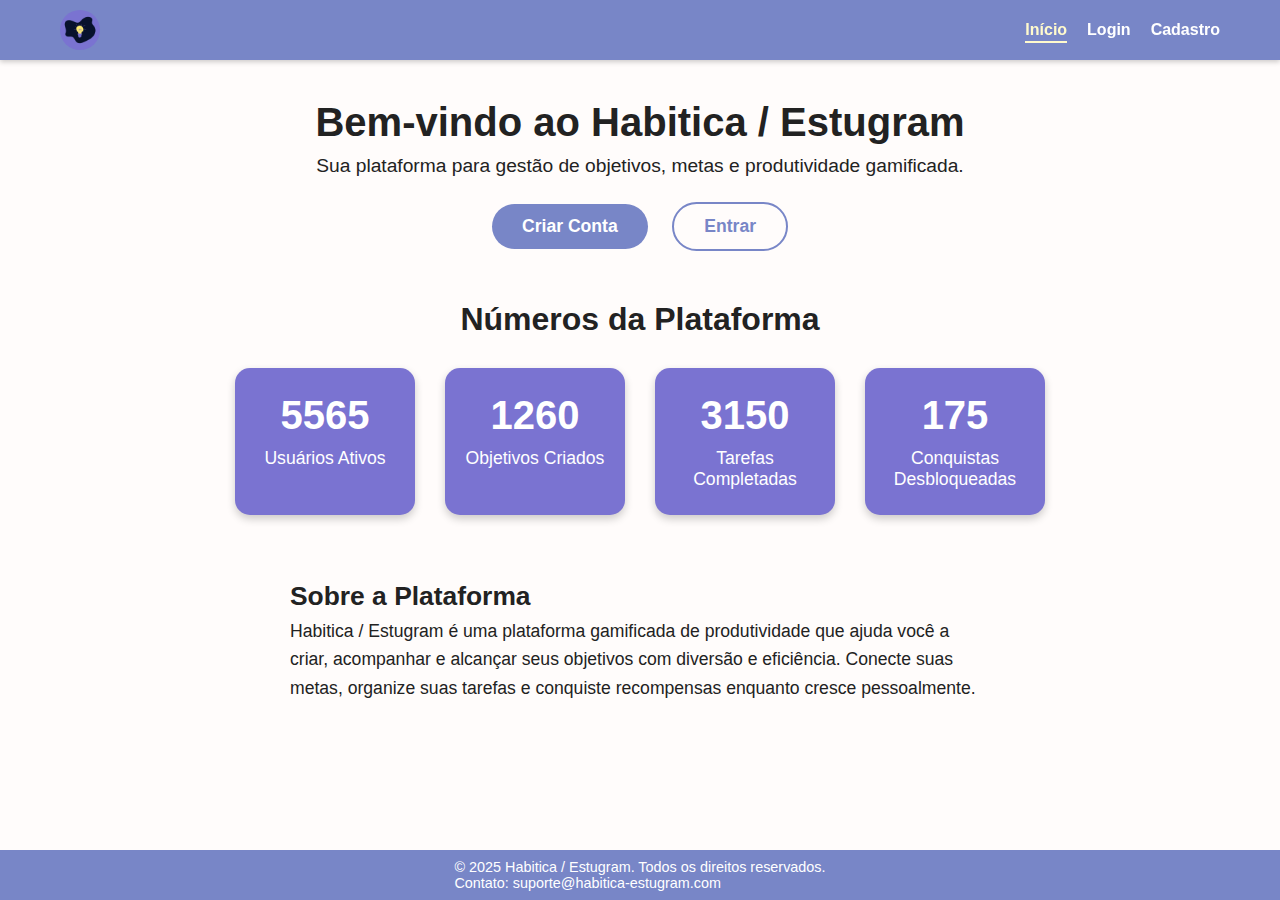
<file: PROJETO/index.html>
<!-- index.html -->
<!DOCTYPE html>
<html lang="pt-BR">
<head>
    <meta charset="UTF-8" />
    <meta name="viewport" content="width=device-width, initial-scale=1" />
    <title>Planify</title>
    <link rel="icon" href="img/favicon.ico" type="image/x-icon" />
    <link rel="stylesheet" href="css/style.css" />
</head>
<body class="light-theme">

    <!-- Navbar topo fixo -->
    <header class="navbar">
        <div class="navbar-container">
            <a href="index.html" class="logo" title="Habitica / Estugram">
                <div class="logo-circle">
                    <img src="img/logo.png" alt="Logo" class="logo-img" />
                </div>
            </a>
            <nav class="nav-links">
                <a href="index.html" class="nav-link active">Início</a>
                <a href="login.html" class="nav-link">Login</a>
                <a href="cadastro.html" class="nav-link">Cadastro</a>
            </nav>
        </div>
    </header>

    <!-- Conteúdo principal -->
    <main class="main-content">
        <section class="hero">
            <h1>Bem-vindo ao Habitica / Estugram</h1>
            <p>Sua plataforma para gestão de objetivos, metas e produtividade gamificada.</p>
            <div class="hero-buttons">
                <a href="cadastro.html" class="btn btn-primary">Criar Conta</a>
                <a href="login.html" class="btn btn-secondary">Entrar</a>
            </div>
        </section>

        <section class="stats">
            <h2>Números da Plataforma</h2>
            <div class="stats-grid">
                <div class="stat-item">
                    <div class="stat-number" data-target="23847">0</div>
                    <div class="stat-label">Usuários Ativos</div>
                </div>
                <div class="stat-item">
                    <div class="stat-number" data-target="5284">0</div>
                    <div class="stat-label">Objetivos Criados</div>
                </div>
                <div class="stat-item">
                    <div class="stat-number" data-target="13475">0</div>
                    <div class="stat-label">Tarefas Completadas</div>
                </div>
                <div class="stat-item">
                    <div class="stat-number" data-target="678">0</div>
                    <div class="stat-label">Conquistas Desbloqueadas</div>
                </div>
            </div>
        </section>

        <section class="about">
            <h2>Sobre a Plataforma</h2>
            <p>
                Habitica / Estugram é uma plataforma gamificada de produtividade que ajuda você a criar, acompanhar e alcançar seus objetivos com diversão e eficiência.
                Conecte suas metas, organize suas tarefas e conquiste recompensas enquanto cresce pessoalmente.
            </p>
        </section>
    </main>

    <!-- Rodapé -->
    <footer class="footer">
        <div class="footer-container">
            <p>© 2025 Habitica / Estugram. Todos os direitos reservados.</p>
            <p>Contato: suporte@habitica-estugram.com</p>
        </div>
    </footer>

    <script src="js/countup.js"></script>
    <script src="js/main.js"></script>
</body>
</html>
</file>
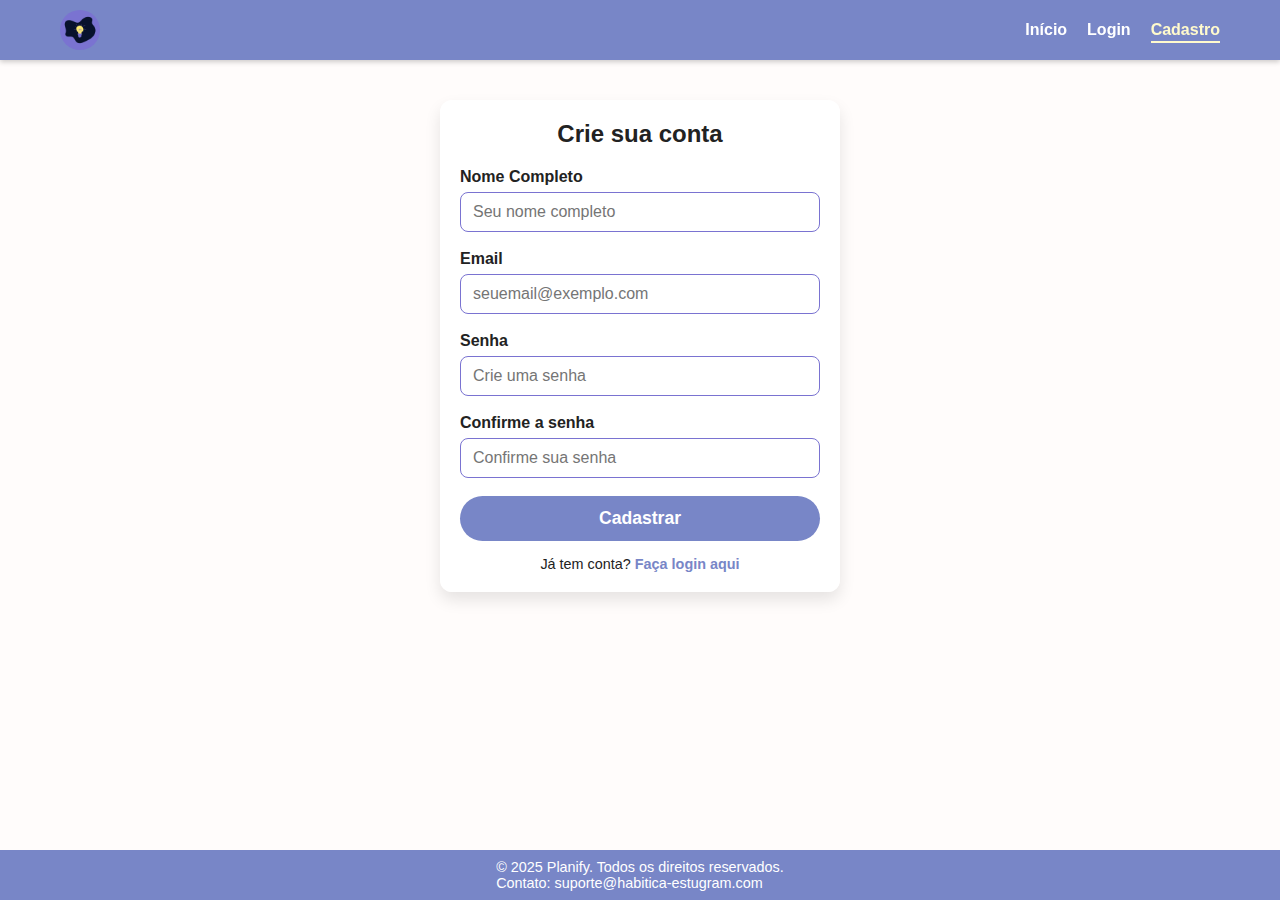
<file: PROJETO/cadastro.html>
<!DOCTYPE html>
<html lang="pt-BR">
<head>
    <meta charset="UTF-8" />
    <meta name="viewport" content="width=device-width, initial-scale=1" />
    <title>Cadastro - Habitica / Estugram</title>
    <link rel="icon" href="img/favicon.ico" type="image/x-icon" />
    <link rel="stylesheet" href="css/style.css" />
    <link rel="stylesheet" href="css/forms.css" />
</head>
<body class="light-theme">

    <!-- Navbar topo fixo -->
    <header class="navbar">
        <div class="navbar-container">
            <a href="index.html" class="logo" title="Habitica / Estugram">
                <div class="logo-circle">
                    <img src="img/logo.png" alt="Logo" class="logo-img" />
                </div>
            </a>
            <nav class="nav-links">
                <a href="index.html" class="nav-link">Início</a>
                <a href="login.html" class="nav-link">Login</a>
                <a href="cadastro.html" class="nav-link active">Cadastro</a>
            </nav>
        </div>
    </header>

    <!-- Conteúdo principal -->
    <main class="main-content form-main">
        <section class="form-container">
            <h2>Crie sua conta</h2>
            <form id="cadastroForm" action="#" method="post">
                <label for="nome">Nome Completo</label>
                <input type="text" id="nome" name="nome" required placeholder="Seu nome completo" />

                <label for="email">Email</label>
                <input type="email" id="email" name="email" required placeholder="seuemail@exemplo.com" />

                <label for="senha">Senha</label>
                <input type="password" id="senha" name="senha" required placeholder="Crie uma senha" />

                <label for="senhaConfirma">Confirme a senha</label>
                <input type="password" id="senhaConfirma" name="senhaConfirma" required placeholder="Confirme sua senha" />

                <button type="submit" class="btn btn-primary">Cadastrar</button>
            </form>
            <p class="form-footer-text">
                Já tem conta? <a href="login.html">Faça login aqui</a>
            </p>
        </section>
    </main>

    <!-- Rodapé -->
    <footer class="footer">
        <div class="footer-container">
            <p>© 2025 Planify. Todos os direitos reservados.</p>
            <p>Contato: suporte@habitica-estugram.com</p>
        </div>
    </footer>

    <script src="js/main.js"></script>
</body>
</html>
</file>
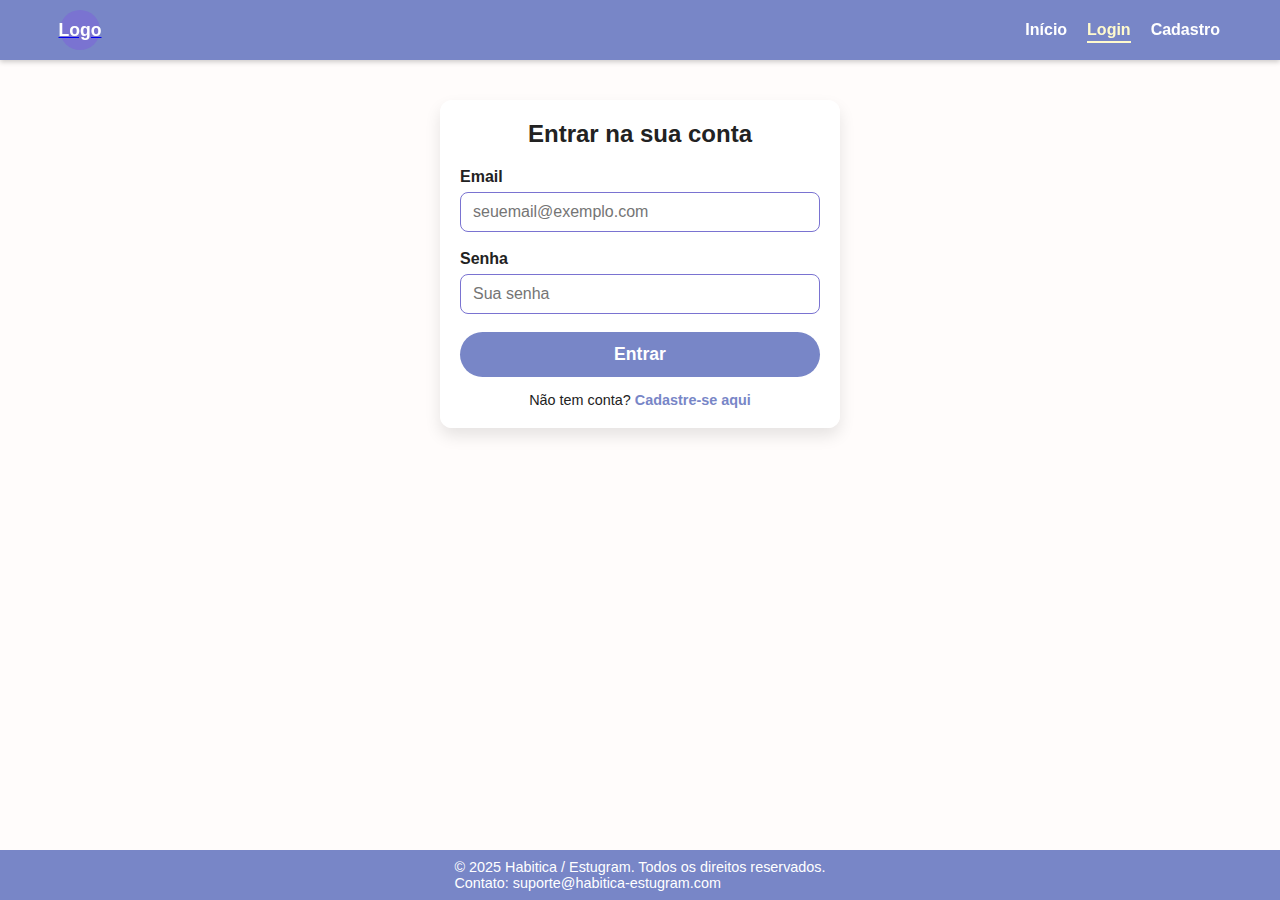
<file: PROJETO/conquistas.html>
<!DOCTYPE html>
<html lang="pt-BR">
<head>
  <meta charset="UTF-8" />
  <meta name="viewport" content="width=device-width, initial-scale=1" />
  <title>Conquistas - Habitica / Estugram</title>
  <link rel="icon" href="img/favicon.ico" type="image/x-icon" />
  <link rel="stylesheet" href="css/style.css" />
  <link rel="stylesheet" href="css/conquistas.css" />
</head>
<body class="light-theme">

  <!-- Navbar topo fixo -->
  <header class="navbar">
    <div class="navbar-container">
      <a href="index.html" class="logo" title="Habitica / Estugram">
        <div class="logo-circle">
          <img src="img/logo.png" alt="Logo" class="logo-img" />
        </div>
      </a>
      <nav class="nav-links">
        <a href="dashboard.html" class="nav-link">Dashboard</a>
        <a href="objetivos.html" class="nav-link">Objetivos</a>
        <a href="materiais.html" class="nav-link">Materiais</a>
        <a href="tarefas.html" class="nav-link">Tarefas</a>
        <a href="perfil.html" class="nav-link">Perfil</a>
        <a href="conquistas.html" class="nav-link active">Conquistas</a>
        <a href="notificacoes.html" class="nav-link">Notificações</a>
        <a href="historico.html" class="nav-link">Histórico</a>
      </nav>
    </div>
  </header>

  <!-- Conteúdo principal -->
  <main class="main-content conquistas-main">
    <h1>Conquistas e Recompensas</h1>
    <section class="conquistas-lista">
      <article class="conquista-card">
        <div class="icone-conquista">🏆</div>
        <div class="conquista-info">
          <h3>Primeiro Objetivo</h3>
          <p>Concluído o primeiro objetivo.</p>
          <small>Conquistado em 10/07/2025</small>
        </div>
      </article>

      <article class="conquista-card">
        <div class="icone-conquista">🎯</div>
        <div class="conquista-info">
          <h3>Meta Alcançada</h3>
          <p>Meta cumprida dentro do prazo.</p>
          <small>Conquistado em 15/07/2025</small>
        </div>
      </article>

      <article class="conquista-card vazio">
        <div class="icone-conquista">❔</div>
        <div class="conquista-info">
          <h3>Conquistas futuras</h3>
          <p>Você ainda não desbloqueou essa conquista.</p>
        </div>
      </article>
    </section>
  </main>

  <!-- Rodapé -->
  <footer class="footer">
    <div class="footer-container">
      <p>© 2025 Habitica / Estugram. Todos os direitos reservados.</p>
      <p>Contato: suporte@habitica-estugram.com</p>
    </div>
  </footer>

  <script src="js/main.js"></script>
  <script src="js/conquistas.js"></script>
</body>
</html>
</file>
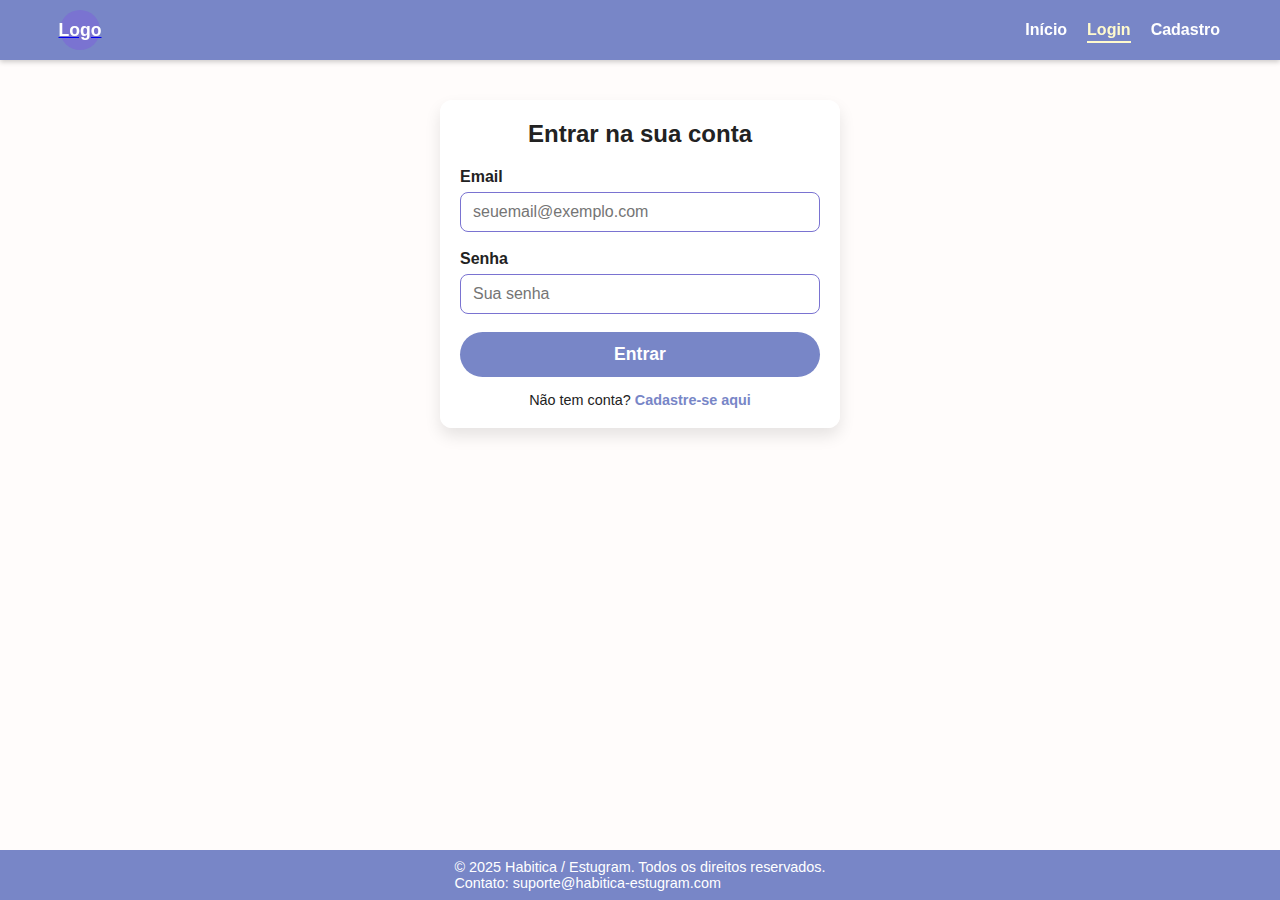
<file: PROJETO/dashboard.html>
<!DOCTYPE html>
<html lang="pt-BR">
<head>
    <meta charset="UTF-8" />
    <meta name="viewport" content="width=device-width, initial-scale=1" />
    <title>Planify</title>
    <link rel="icon" href="img/favicon.ico" type="image/x-icon" />
    <link rel="stylesheet" href="css/style.css" />
    <link rel="stylesheet" href="css/dashboard.css" />
</head>
<body class="light-theme">

    <!-- Navbar topo fixo -->
    <header class="navbar">
        <div class="navbar-container">
            <a href="index.html" class="logo" title="Habitica / Estugram">
                <div class="logo-circle">
                    <img src="img/logo.png" alt="Logo" class="logo-img" />
                </div>
            </a>
            <nav class="nav-links">
                <a href="dashboard.html" class="nav-link active">Dashboard</a>
                <a href="objetivos.html" class="nav-link">Objetivos</a>
                <a href="materiais.html" class="nav-link">Materiais</a>
                <a href="tarefas.html" class="nav-link">Tarefas</a>
                <a href="perfil.html" class="nav-link">Perfil</a>
                <a href="conquistas.html" class="nav-link">Conquistas</a>
                <a href="notificacoes.html" class="nav-link">Notificações</a>
                <a href="historico.html" class="nav-link">Histórico</a>
                <li><a href="#" onclick="logoutUser()">Sair</a></li>
            </nav>
        </div>
    </header>

    <!-- Conteúdo principal -->
    <main class="main-content dashboard-main">
        <section class="dashboard-welcome">
            <h1>Bem-vindo, Usuário!</h1>
            <p>Aqui está o resumo das suas atividades recentes:</p>
        </section>

        <section class="dashboard-summary-cards">
            <div class="card">
                <h3>Objetivos</h3>
                <p class="card-number">12</p>
                <p>Objetivos ativos</p>
            </div>
            <div class="card">
                <h3>Metas</h3>
                <p class="card-number">34</p>
                <p>Metas definidas</p>
            </div>
            <div class="card">
                <h3>Tarefas</h3>
                <p class="card-number">7</p>
                <p>Tarefas pendentes</p>
            </div>
            <div class="card">
                <h3>Conquistas</h3>
                <p class="card-number">5</p>
                <p>Conquistas desbloqueadas</p>
            </div>
        </section>

        <section class="dashboard-latest">
            <h2>Últimas atividades</h2>
            <ul class="activity-list">
                <li>Você completou a meta "Estudar matemática" em 25/07/2025</li>
                <li>Nova conquista desbloqueada: "Iniciante Produtivo"</li>
                <li>Você adicionou um novo objetivo: "Aprender React"</li>
                <li>Tarefa "Revisar inglês" foi concluída</li>
            </ul>
        </section>
    </main>

    <!-- Rodapé fixo -->
    <footer class="footer">
        <div class="footer-container">
            <p>© 2025 Habitica / Estugram. Todos os direitos reservados.</p>
            <p>Contato: suporte@habitica-estugram.com</p>
        </div>
    </footer>

    <script src="js/main.js"></script>
    <script src="js/dashboard.js"></script>
</body>
</html>
</file>
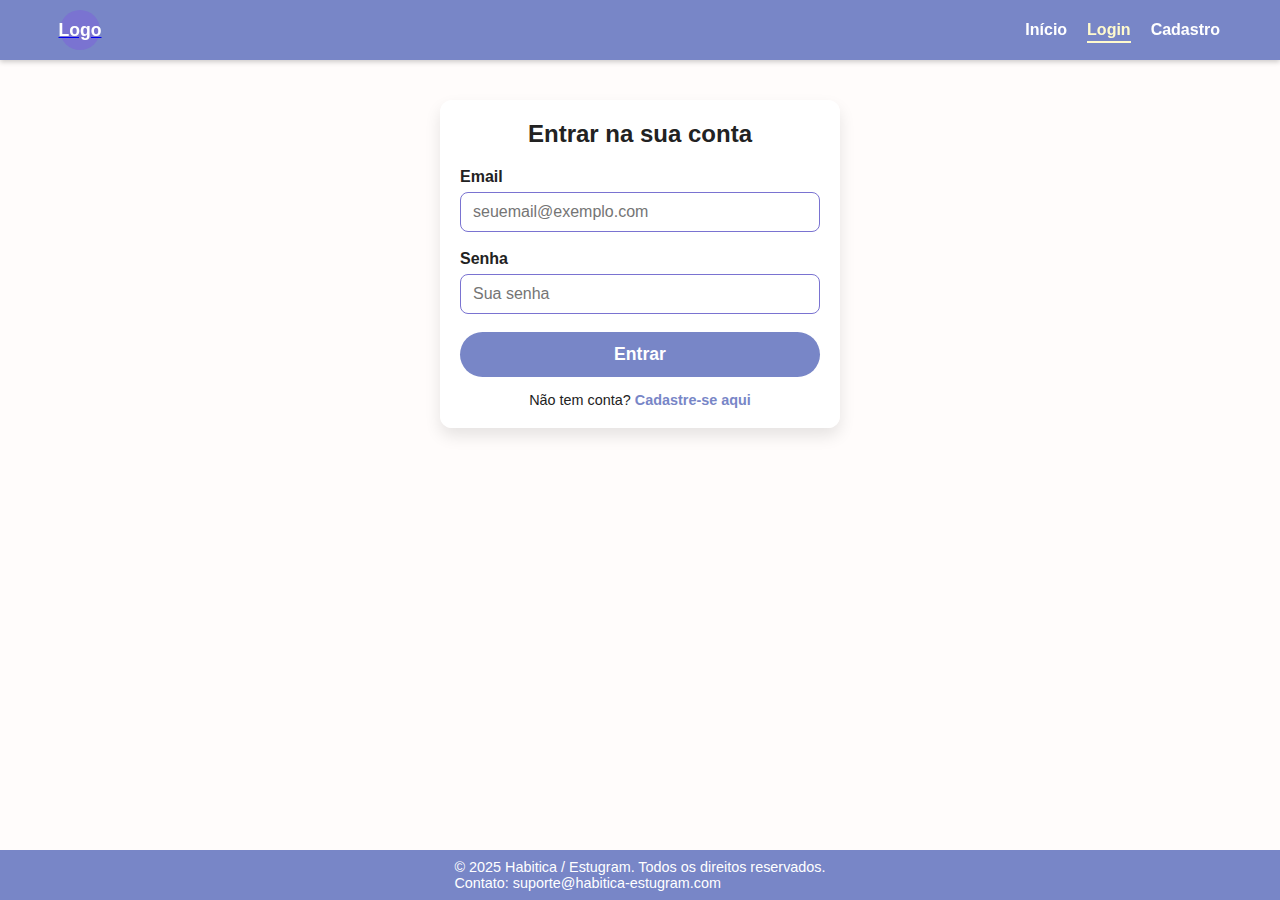
<file: PROJETO/historico.html>
<!DOCTYPE html>
<html lang="pt-BR">
<head>
  <meta charset="UTF-8" />
  <meta name="viewport" content="width=device-width, initial-scale=1" />
  <title>Histórico - Habitica / Estugram</title>
  <link rel="icon" href="img/favicon.ico" type="image/x-icon" />
  <link rel="stylesheet" href="css/style.css" />
  <link rel="stylesheet" href="css/historico.css" />
</head>
<body class="light-theme">

  <!-- Navbar topo fixo -->
  <header class="navbar">
    <div class="navbar-container">
      <a href="index.html" class="logo" title="Habitica / Estugram">
        <div class="logo-circle">
          <img src="img/logo.png" alt="Logo" class="logo-img" />
        </div>
      </a>
      <nav class="nav-links">
        <a href="dashboard.html" class="nav-link">Dashboard</a>
        <a href="objetivos.html" class="nav-link">Objetivos</a>
        <a href="materiais.html" class="nav-link">Materiais</a>
        <a href="tarefas.html" class="nav-link">Tarefas</a>
        <a href="perfil.html" class="nav-link">Perfil</a>
        <a href="conquistas.html" class="nav-link">Conquistas</a>
        <a href="notificacoes.html" class="nav-link">Notificações</a>
        <a href="historico.html" class="nav-link active">Histórico</a>
      </nav>
    </div>
  </header>

  <!-- Conteúdo principal -->
  <main class="main-content historico-main">
    <h1>Histórico de Alterações</h1>
    <section class="historico-lista">
      <article class="historico-item">
        <p><strong>15/07/2025 14:30:</strong> Usuário criou o objetivo "Aprender HTML".</p>
      </article>
      <article class="historico-item">
        <p><strong>16/07/2025 09:00:</strong> Meta "Estudar CSS" foi atualizada.</p>
      </article>
      <article class="historico-item">
        <p><strong>17/07/2025 08:00:</strong> Tarefa "Revisar JavaScript" foi concluída.</p>
      </article>
    </section>
  </main>

  <!-- Rodapé -->
  <footer class="footer">
    <div class="footer-container">
      <p>© 2025 Habitica / Estugram. Todos os direitos reservados.</p>
      <p>Contato: suporte@habitica-estugram.com</p>
    </div>
  </footer>

  <script src="js/main.js"></script>
  <script src="js/historico.js"></script>
</body>
</html>
</file>
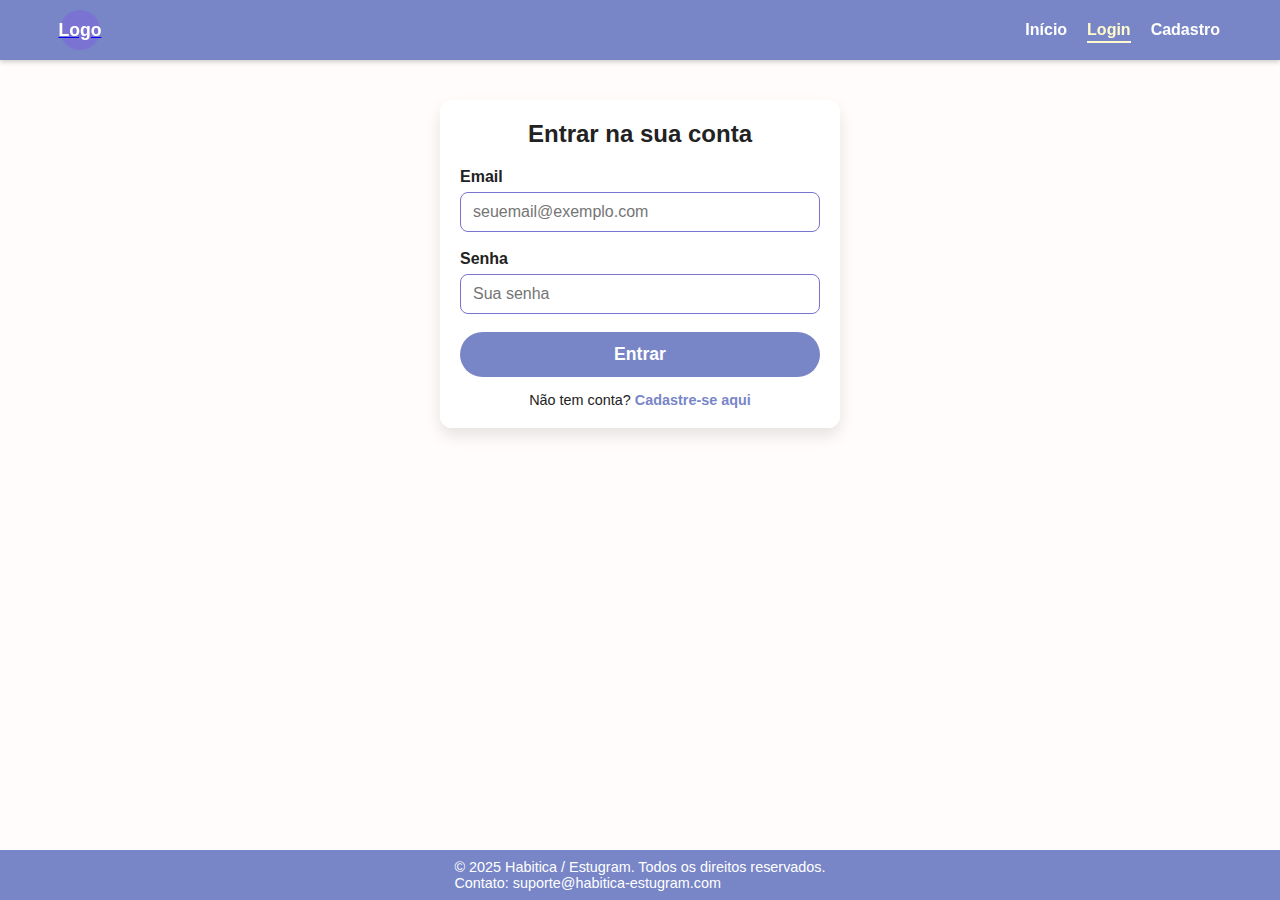
<file: PROJETO/login.html>
<!DOCTYPE html>
<html lang="pt-BR">
<head>
    <meta charset="UTF-8" />
    <meta name="viewport" content="width=device-width, initial-scale=1" />
    <title>Login - Habitica / Estugram</title>
    <link rel="icon" href="img/favicon.ico" type="image/x-icon" />
    <link rel="stylesheet" href="css/style.css" />
    <link rel="stylesheet" href="css/forms.css" />
</head>
<body class="light-theme">

    <!-- Navbar topo fixo -->
    <header class="navbar">
        <div class="navbar-container">
            <a href="index.html" class="logo" title="Habitica / Estugram">
                <div class="logo-circle">Logo</div>
            </a>
            <nav class="nav-links">
                <a href="index.html" class="nav-link">Início</a>
                <a href="login.html" class="nav-link active">Login</a>
                <a href="cadastro.html" class="nav-link">Cadastro</a>
            </nav>
        </div>
    </header>

    <!-- Conteúdo principal -->
    <main class="main-content form-main">
        <section class="form-container">
            <h2>Entrar na sua conta</h2>
            <form id="loginForm" action="#" method="post">
                <label for="email">Email</label>
                <input type="email" id="email" name="email" required placeholder="seuemail@exemplo.com" />

                <label for="senha">Senha</label>
                <input type="password" id="senha" name="senha" required placeholder="Sua senha" />

                <button type="submit" class="btn btn-primary">Entrar</button>
            </form>
            <p class="form-footer-text">
                Não tem conta? <a href="cadastro.html">Cadastre-se aqui</a>
            </p>
        </section>
    </main>

    <!-- Rodapé fixo -->
    <footer class="footer">
        <div class="footer-container">
            <p>© 2025 Habitica / Estugram. Todos os direitos reservados.</p>
            <p>Contato: suporte@habitica-estugram.com</p>
        </div>
    </footer>

    <script src="js/main.js"></script>
    <script>
    document.getElementById('loginForm').addEventListener('submit', function(e) {
        e.preventDefault(); // impede envio real
        loginUser(); // chama função do main.js
    });
    </script>
</script>
</body>
</html>
</file>
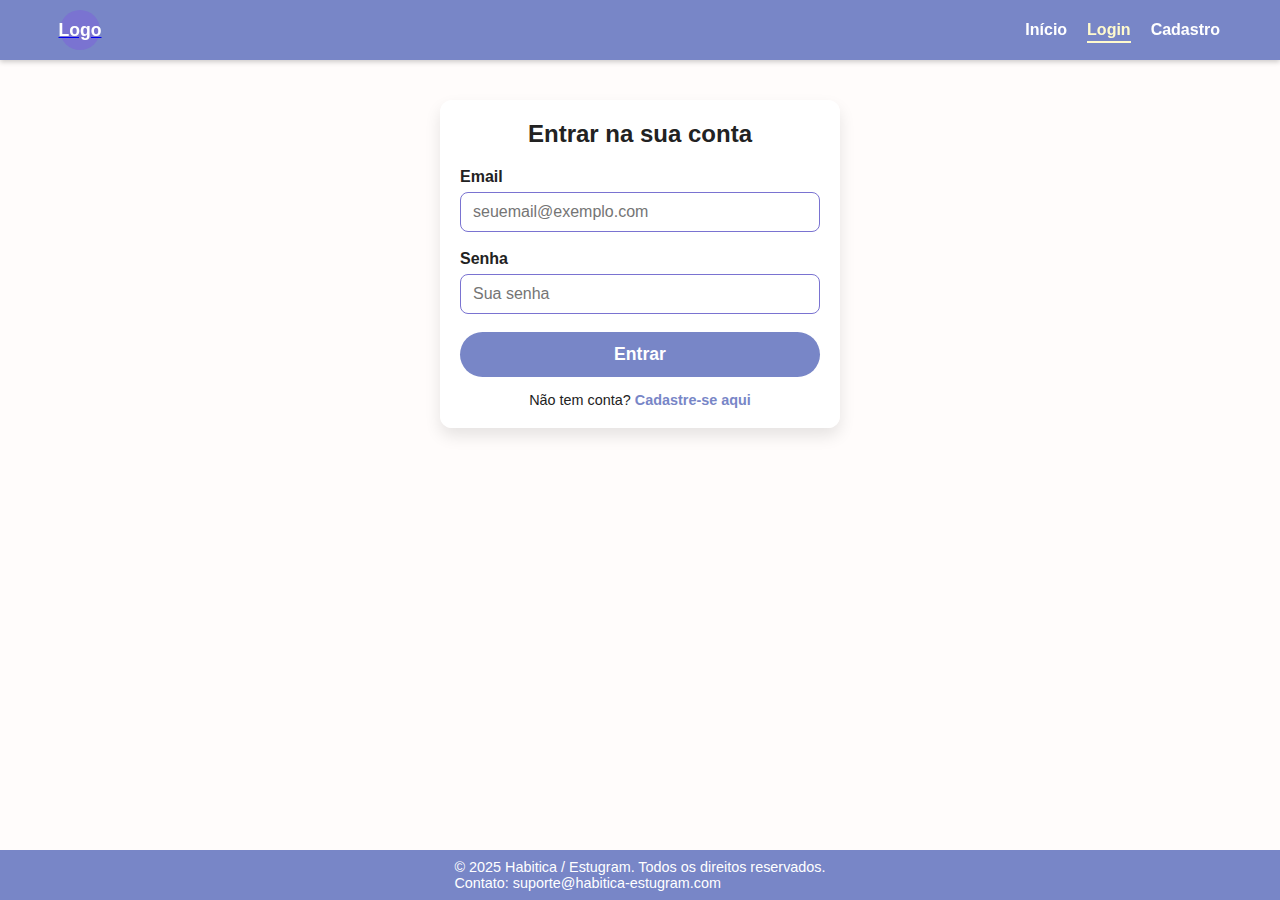
<file: PROJETO/materiais.html>
<!DOCTYPE html>
<html lang="pt-BR">
<head>
    <meta charset="UTF-8" />
    <meta name="viewport" content="width=device-width, initial-scale=1" />
    <title>Categorias e Materiais - Habitica / Estugram</title>
    <link rel="icon" href="img/favicon.ico" type="image/x-icon" />
    <link rel="stylesheet" href="css/style.css" />
    <link rel="stylesheet" href="css/materiais.css" />
</head>
<body class="light-theme">

    <!-- Navbar topo fixo -->
    <header class="navbar">
        <div class="navbar-container">
            <a href="index.html" class="logo" title="Habitica / Estugram">
                <div class="logo-circle">Logo</div>
            </a>
            <nav class="nav-links">
                <a href="dashboard.html" class="nav-link">Dashboard</a>
                <a href="objetivos.html" class="nav-link">Objetivos</a>
                <a href="materiais.html" class="nav-link active">Materiais</a>
                <a href="tarefas.html" class="nav-link">Tarefas</a>
                <a href="perfil.html" class="nav-link">Perfil</a>
                <a href="conquistas.html" class="nav-link">Conquistas</a>
                <a href="notificacoes.html" class="nav-link">Notificações</a>
                <a href="historico.html" class="nav-link">Histórico</a>
            </nav>
        </div>
    </header>

    <!-- Conteúdo principal -->
    <main class="main-content materiais-main">
        <section class="materiais-header">
            <h1>Categorias e Materiais</h1>
            <button id="btnAddCategoria" class="btn-primary">+ Nova Categoria</button>
        </section>

        <section class="categorias-lista">
            <ul id="listaCategorias">
            </ul>
        </section>

        <div id="modalCategoria" class="modal hidden">
            <div class="modal-content">
                <span id="closeModalCategoria" class="close">&times;</span>
                <h2>Adicionar Nova Categoria</h2>
                <form id="formCategoria">
                    <label for="nomeCategoria">Nome da Categoria:</label>
                    <input type="text" id="nomeCategoria" name="nomeCategoria" required maxlength="50" />
                    <button type="submit" class="btn-primary">Salvar Categoria</button>
                </form>
            </div>
        </div>

        <div id="modalMaterial" class="modal hidden">
            <div class="modal-content">
                <span id="closeModalMaterial" class="close">&times;</span>
                <h2>Adicionar Material à Categoria</h2>
                <form id="formMaterial">
                    <label for="categoriaSelect">Categoria:</label>
                    <select id="categoriaSelect" name="categoriaSelect" required>
                        
                    </select>
                    <label for="nomeMaterial">Nome do Material:</label>
                    <input type="text" id="nomeMaterial" name="nomeMaterial" required maxlength="50" />
                    <button type="submit" class="btn-primary">Salvar Material</button>
                </form>
            </div>
        </div>

        <button id="btnAddMaterial" class="btn-primary" style="margin-top:20px;">+ Novo Material</button>
    </main>

    <!-- Rodapé -->
    <footer class="footer">
        <div class="footer-container">
            <p>© 2025 Habitica / Estugram. Todos os direitos reservados.</p>
            <p>Contato: suporte@habitica-estugram.com</p>
        </div>
    </footer>

    <script src="js/main.js"></script>
    <script src="js/materiais.js"></script>
</body>
</html>
</file>
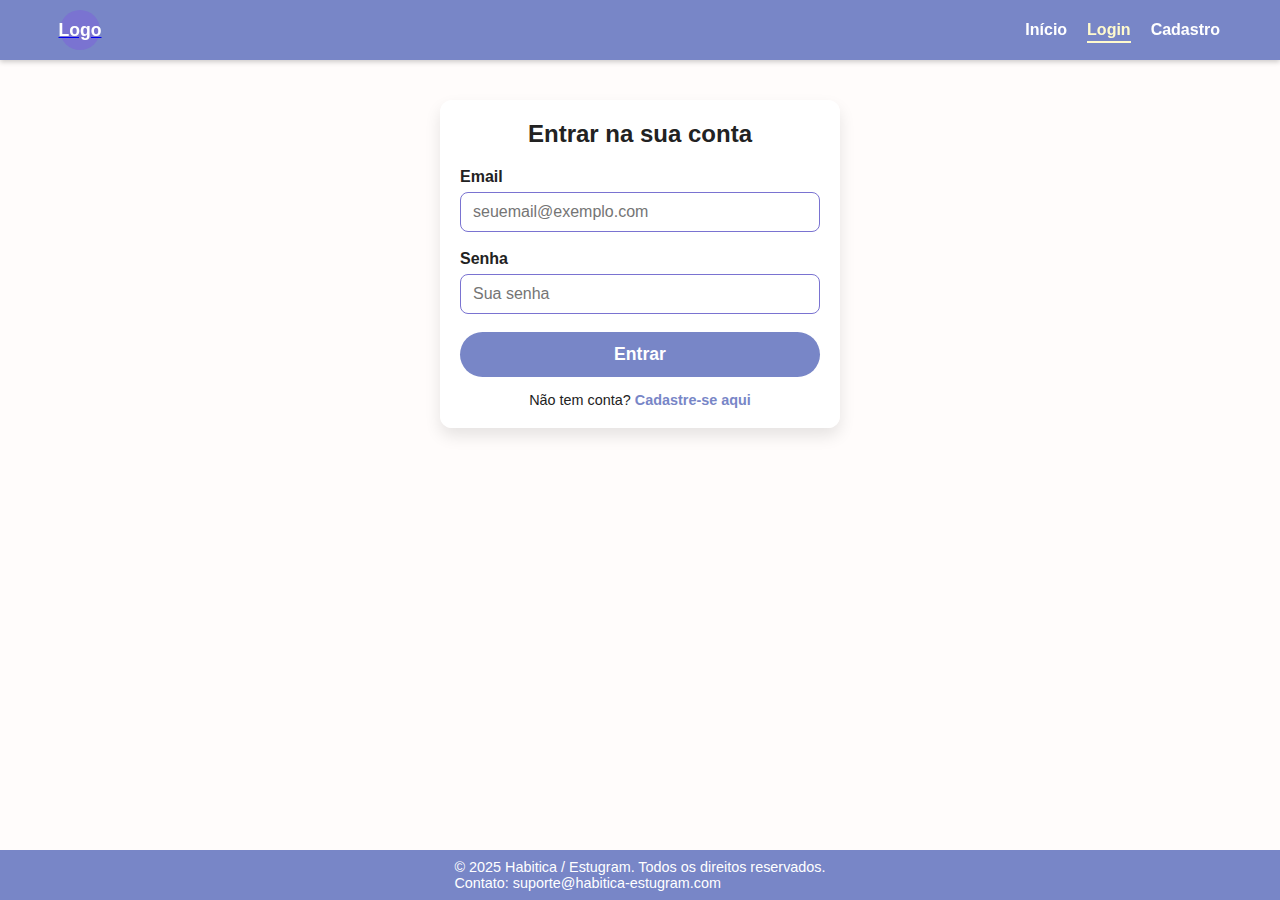
<file: PROJETO/notificacoes.html>
<!DOCTYPE html>
<html lang="pt-BR">
<head>
  <meta charset="UTF-8" />
  <meta name="viewport" content="width=device-width, initial-scale=1" />
  <title>Notificações - Habitica / Estugram</title>
  <link rel="icon" href="img/favicon.ico" type="image/x-icon" />
  <link rel="stylesheet" href="css/style.css" />
  <link rel="stylesheet" href="css/notificacoes.css" />
</head>
<body class="light-theme">

  <!-- Navbar topo fixo -->
  <header class="navbar">
    <div class="navbar-container">
      <a href="index.html" class="logo" title="Habitica / Estugram">
        <div class="logo-circle">Logo</div>
      </a>
      <nav class="nav-links">
        <a href="dashboard.html" class="nav-link">Dashboard</a>
        <a href="objetivos.html" class="nav-link">Objetivos</a>
        <a href="materiais.html" class="nav-link">Materiais</a>
        <a href="tarefas.html" class="nav-link">Tarefas</a>
        <a href="perfil.html" class="nav-link">Perfil</a>
        <a href="conquistas.html" class="nav-link">Conquistas</a>
        <a href="notificacoes.html" class="nav-link active">Notificações</a>
        <a href="historico.html" class="nav-link">Histórico</a>
      </nav>
    </div>
  </header>

  <!-- Conteúdo principal -->
  <main class="main-content notificacoes-main">
    <h1>Notificações</h1>
    <section class="notificacoes-lista">
      
      <article class="notificacao-card lida">
        <p><strong>Sistema:</strong> Seu objetivo "Aprender HTML" foi concluído!</p>
        <time datetime="2025-07-15T14:30">15/07/2025 14:30</time>
      </article>
      <article class="notificacao-card nao-lida">
        <p><strong>Amigo:</strong> João comentou na sua meta "Estudar CSS".</p>
        <time datetime="2025-07-16T09:00">16/07/2025 09:00</time>
      </article>
      <article class="notificacao-card nao-lida">
        <p><strong>Sistema:</strong> Nova atualização disponível!</p>
        <time datetime="2025-07-17T08:00">17/07/2025 08:00</time>
      </article>
    </section>
  </main>

  <!-- Rodapé -->
  <footer class="footer">
    <div class="footer-container">
      <p>© 2025 Habitica / Estugram. Todos os direitos reservados.</p>
      <p>Contato: suporte@habitica-estugram.com</p>
    </div>
  </footer>

  <script src="js/main.js"></script>
  <script src="js/notificacoes.js"></script>
</body>
</html>
</file>
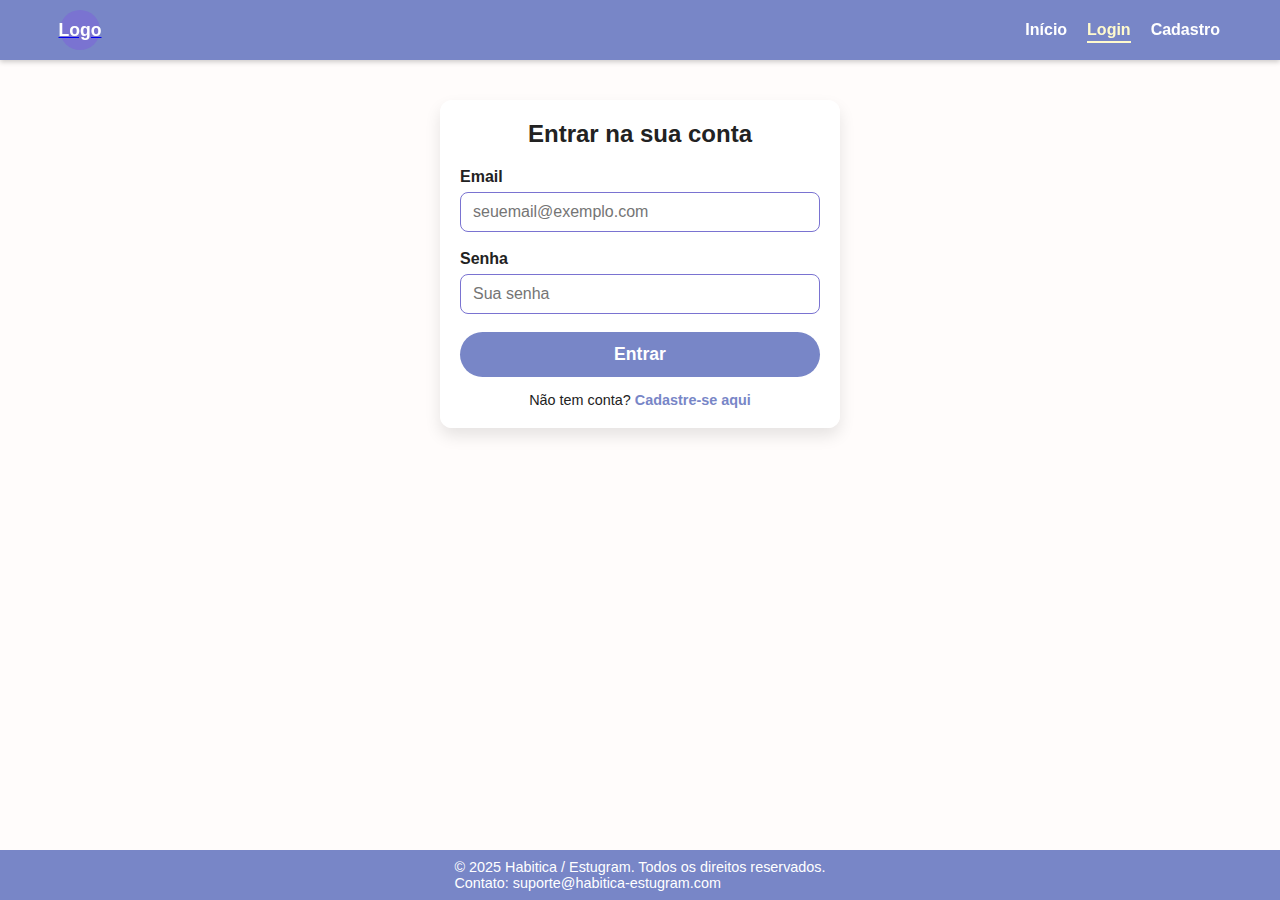
<file: PROJETO/objetivos.html>
<!DOCTYPE html>
<html lang="pt-BR">
<head>
    <meta charset="UTF-8" />
    <meta name="viewport" content="width=device-width, initial-scale=1" />
    <title>Objetivos & Metas - Habitica / Estugram</title>
    <link rel="icon" href="img/favicon.ico" type="image/x-icon" />
    <link rel="stylesheet" href="css/style.css" />
    <link rel="stylesheet" href="css/objetivos.css" />
</head>
<body class="light-theme">

    <!-- Navbar topo fixo -->
    <header class="navbar">
        <div class="navbar-container">
            <a href="index.html" class="logo" title="Habitica / Estugram">
                <div class="logo-circle">
                    <img src="img/logo.png" alt="Logo" class="logo-img" />
                </div>
            </a>
            <nav class="nav-links">
                <a href="dashboard.html" class="nav-link">Dashboard</a>
                <a href="objetivos.html" class="nav-link active">Objetivos</a>
                <a href="materiais.html" class="nav-link">Materiais</a>
                <a href="tarefas.html" class="nav-link">Tarefas</a>
                <a href="perfil.html" class="nav-link">Perfil</a>
                <a href="conquistas.html" class="nav-link">Conquistas</a>
                <a href="notificacoes.html" class="nav-link">Notificações</a>
                <a href="historico.html" class="nav-link">Histórico</a>
            </nav>
        </div>
    </header>

    <!-- Conteúdo principal -->
    <main class="main-content objetivos-main">
        <section class="objetivos-header">
            <h1>Objetivos e Metas</h1>
            <button id="btnAddObjetivo" class="btn-primary">+ Novo Objetivo</button>
        </section>

        <section class="objetivos-lista">
            <ul id="listaObjetivos">
            </ul>
        </section>

        <div id="modalObjetivo" class="modal hidden">
            <div class="modal-content">
                <span id="closeModal" class="close">&times;</span>
                <h2>Adicionar Novo Objetivo</h2>
                <form id="formObjetivo">
                    <label for="tituloObjetivo">Título:</label>
                    <input type="text" id="tituloObjetivo" name="tituloObjetivo" required maxlength="50" />
                    <label for="descricaoObjetivo">Descrição:</label>
                    <textarea id="descricaoObjetivo" name="descricaoObjetivo" maxlength="200"></textarea>
                    <button type="submit" class="btn-primary">Salvar</button>
                </form>
            </div>
        </div>
    </main>

    <div class="objetivo">
    <h3>Estudar Python</h3>
    <button onclick="confirmAction('Deseja excluir este objetivo?', () => deleteObjective(1))">Excluir</button>
</div>

    <!-- Rodapé -->
    <footer class="footer">
        <div class="footer-container">
            <p>© 2025 Habitica / Estugram. Todos os direitos reservados.</p>
            <p>Contato: suporte@habitica-estugram.com</p>
        </div>
    </footer>

    <script src="js/main.js"></script>
    <script src="js/objetivos.js"></script>
</body>
</html>
</file>
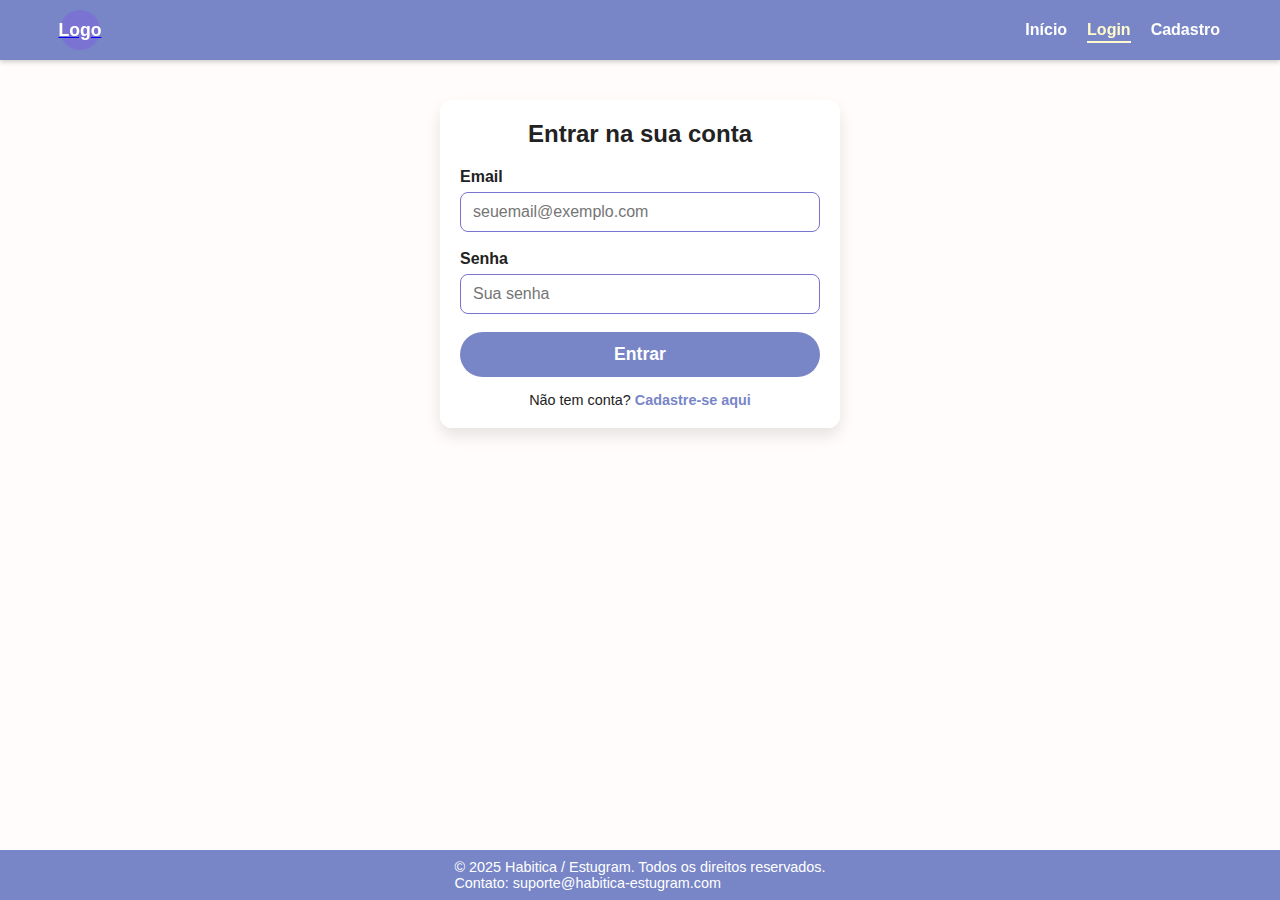
<file: PROJETO/perfil.html>
<!DOCTYPE html>
<html lang="pt-BR">
<head>
    <meta charset="UTF-8" />
    <meta name="viewport" content="width=device-width, initial-scale=1" />
    <title>Perfil - Habitica / Estugram</title>
    <link rel="icon" href="img/favicon.ico" type="image/x-icon" />
    <link rel="stylesheet" href="css/style.css" />
    <link rel="stylesheet" href="css/forms.css" />
</head>
<body class="light-theme">

    <!-- Navbar topo fixo -->
    <header class="navbar">
        <div class="navbar-container">
            <a href="index.html" class="logo" title="Habitica / Estugram">
                <div class="logo-circle">
                    <img src="img/logo.png" alt="Logo" class="logo-img" />
                </div>
            </a>
            <nav class="nav-links">
                <a href="dashboard.html" class="nav-link">Dashboard</a>
                <a href="objetivos.html" class="nav-link">Objetivos</a>
                <a href="materiais.html" class="nav-link">Materiais</a>
                <a href="tarefas.html" class="nav-link">Tarefas</a>
                <a href="perfil.html" class="nav-link active">Perfil</a>
                <a href="conquistas.html" class="nav-link">Conquistas</a>
                <a href="notificacoes.html" class="nav-link">Notificações</a>
                <a href="historico.html" class="nav-link">Histórico</a>
                <li><a href="#" onclick="logoutUser()">Sair</a></li>
            </nav>
        </div>
    </header>

    <!-- Conteúdo principal -->
    <main class="main-content form-main">
        <section class="form-container">
            <h2>Configurações do Perfil</h2>
            <form id="profileForm" action="#" method="post">
                <label for="nome">Nome</label>
                <input type="text" id="nome" name="nome" placeholder="Seu nome completo" />

                <label for="email">Email</label>
                <input type="email" id="email" name="email" placeholder="seuemail@exemplo.com" />

                <label for="senha">Senha</label>
                <input type="password" id="senha" name="senha" placeholder="Nova senha" />

                <button type="submit" class="btn btn-primary">Salvar Alterações</button>
            </form>

            <hr style="margin: 30px 0;" />

            <!-- Botão alternar tema -->
        <button id="toggleThemeBtn" class="btn btn-secondary" style="width: 100%;">
             Alternar Tema Claro/Escuro
        </button>
        </section>
    </main>

    <!-- Rodapé -->
    <footer class="footer">
        <div class="footer-container">
            <p>© 2025 Planify. Todos os direitos reservados.</p>
            <p>Contato: suporte@habitica-estugram.com</p>
        </div>
    </footer>

    <script src="js/main.js"></script>
    <script>
        document.getElementById('profileForm').addEventListener('submit', function(e) {
            e.preventDefault();
            showToast('Alterações salvas com sucesso!');
        });
    </script>
</body>
</html>
</file>
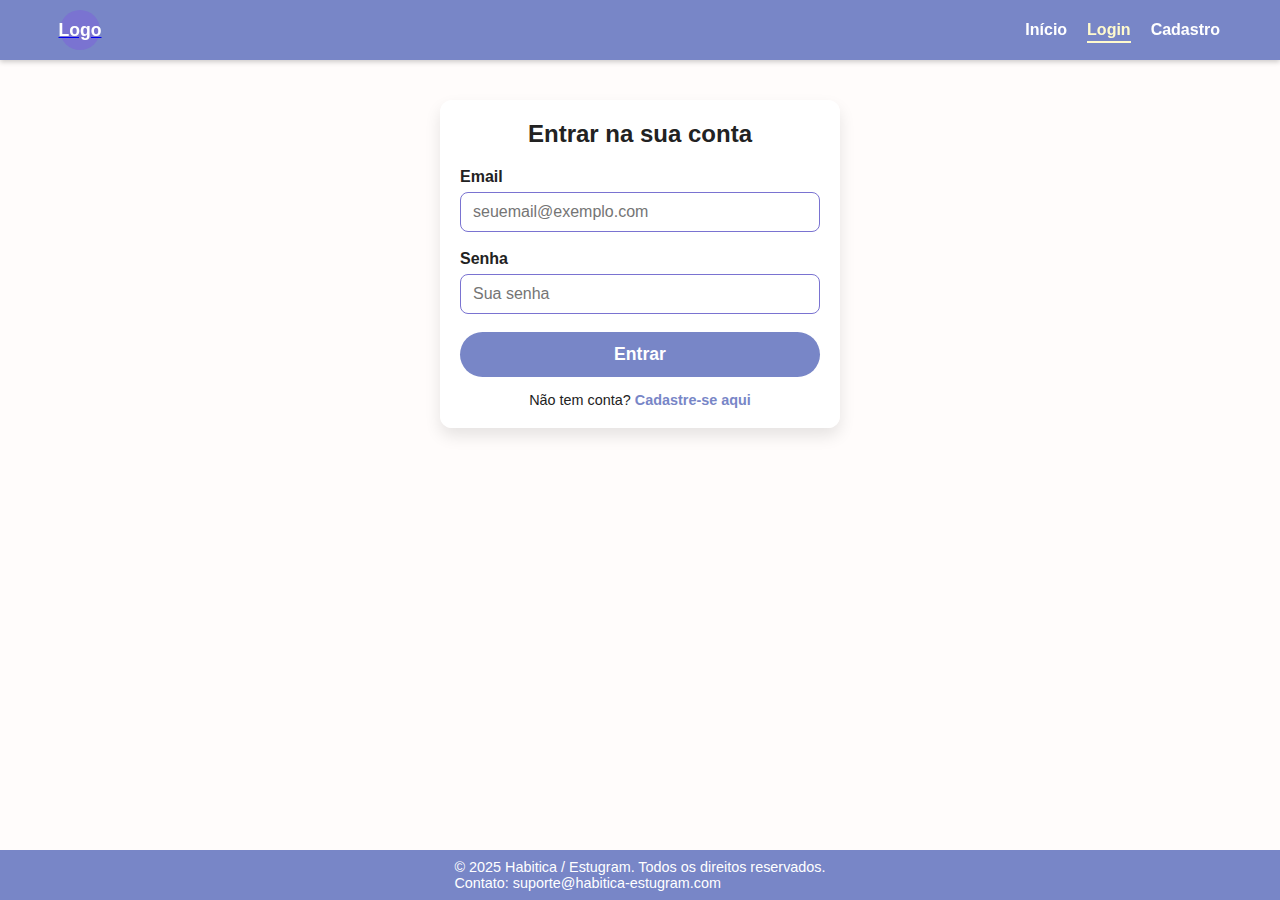
<file: PROJETO/tarefas.html>
<!DOCTYPE html>
<html lang="pt-BR">
<head>
    <meta charset="UTF-8" />
    <meta name="viewport" content="width=device-width, initial-scale=1" />
    <title>Tarefas - Habitica / Estugram</title>
    <link rel="icon" href="img/favicon.ico" type="image/x-icon" />
    <link rel="stylesheet" href="css/style.css" />
    <link rel="stylesheet" href="css/tarefas.css" />
</head>
<body class="light-theme">

    <!-- Navbar topo fixo -->
    <header class="navbar">
        <div class="navbar-container">
            <a href="index.html" class="logo" title="Habitica / Estugram">
                <div class="logo-circle">Logo</div>
            </a>
            <nav class="nav-links">
                <a href="dashboard.html" class="nav-link">Dashboard</a>
                <a href="objetivos.html" class="nav-link">Objetivos</a>
                <a href="materiais.html" class="nav-link">Materiais</a>
                <a href="tarefas.html" class="nav-link active">Tarefas</a>
                <a href="perfil.html" class="nav-link">Perfil</a>
                <a href="conquistas.html" class="nav-link">Conquistas</a>
                <a href="notificacoes.html" class="nav-link">Notificações</a>
                <a href="historico.html" class="nav-link">Histórico</a>
            </nav>
        </div>
    </header>

    <!-- Conteúdo principal -->
    <main class="main-content tarefas-main">
        <section class="tarefas-header">
            <h1>Tarefas</h1>
            <button id="btnAddTarefa" class="btn-primary">+ Nova Tarefa</button>
        </section>

        <section class="tarefas-lista-container">
            <ul id="listaTarefas" class="tarefas-lista">
            </ul>
        </section>

        <div id="modalTarefa" class="modal hidden">
            <div class="modal-content">
                <span id="closeModalTarefa" class="close">&times;</span>
                <h2 id="modalTarefaTitle">Adicionar Nova Tarefa</h2>
                <form id="formTarefa">
                    <label for="tituloTarefa">Título:</label>
                    <input type="text" id="tituloTarefa" name="tituloTarefa" required maxlength="100" />

                    <label for="descricaoTarefa">Descrição:</label>
                    <textarea id="descricaoTarefa" name="descricaoTarefa" rows="4" maxlength="300"></textarea>

                    <label for="prioridadeTarefa">Prioridade:</label>
                    <select id="prioridadeTarefa" name="prioridadeTarefa" required>
                        <option value="Baixa">Baixa</option>
                        <option value="Média" selected>Média</option>
                        <option value="Alta">Alta</option>
                    </select>

                    <label for="statusTarefa">Status:</label>
                    <select id="statusTarefa" name="statusTarefa" required>
                        <option value="Pendente" selected>Pendente</option>
                        <option value="Em andamento">Em andamento</option>
                        <option value="Concluída">Concluída</option>
                    </select>

                    <button type="submit" class="btn-primary">Salvar Tarefa</button>
                </form>
            </div>
        </div>
    </main>

    <div class="tarefa">
    <h3>Ler capítulo 3</h3>
    <button onclick="confirmAction('Marcar tarefa como concluída?', () => completeTask(1))">Concluir</button>
</div>

    <!-- Rodapé -->
    <footer class="footer">
        <div class="footer-container">
            <p>© 2025 Habitica / Estugram. Todos os direitos reservados.</p>
            <p>Contato: suporte@habitica-estugram.com</p>
        </div>
    </footer>

    <script src="js/main.js"></script>
    <script src="js/tarefas.js"></script>
</body>
</html>
</file>
<file: PROJETO/css/style.css>
/* css/style.css */
/* Paleta de cores */
:root {
    --cor-primaria: #7886C7;
    --cor-secundaria: #7A73D1;
    --cor-fundo-claro: #FFFCFB;
    --cor-fundo-escuro: #09122C;
    --cor-texto-claro: #222;
    --cor-texto-escuro: #EEE;
}

/* Reset */
* {
    margin: 0;
    padding: 0;
    box-sizing: border-box;
}

body.light-theme {
    background-color: var(--cor-fundo-claro);
    color: var(--cor-texto-claro);
    font-family: Arial, sans-serif;
    transition: background-color 0.3s, color 0.3s;
}

body.dark-theme {
    background-color: var(--cor-fundo-escuro);
    color: var(--cor-texto-escuro);
    font-family: Arial, sans-serif;
    transition: background-color 0.3s, color 0.3s;
}

/* Navbar */
.navbar {
    position: fixed;
    top: 0; left: 0; right: 0;
    background-color: var(--cor-primaria);
    height: 60px;
    display: flex;
    align-items: center;
    box-shadow: 0 2px 5px rgba(0,0,0,0.2);
    z-index: 1000;
}

.navbar-container {
    max-width: 1200px;
    margin: 0 auto;
    width: 100%;
    padding: 0 20px;
    display: flex;
    justify-content: space-between;
    align-items: center;
}

.logo-circle {
    width: 40px;
    height: 40px;
    background-color: var(--cor-secundaria);
    border-radius: 50%;
    color: white;
    font-weight: bold;
    font-size: 1.1rem;
    display: flex;
    align-items: center;
    justify-content: center;
    user-select: none;
}

.nav-links {
    display: flex;
    gap: 20px;
}

.nav-link {
    color: white;
    text-decoration: none;
    font-weight: 600;
    font-size: 1rem;
    position: relative;
    transition: color 0.3s;
}

.nav-link:hover,
.nav-link.active {
    color: #FFFACD;
}

.nav-link::after {
    content: "";
    position: absolute;
    width: 0%;
    height: 2px;
    background: #FFFACD;
    left: 0;
    bottom: -4px;
    transition: width 0.3s;
}

.nav-link:hover::after,
.nav-link.active::after {
    width: 100%;
}

/* Main content */
.main-content {
    padding: 100px 20px 60px; /* top para navbar fixo */
    max-width: 900px;
    margin: 0 auto;
}

/* Hero section */
.hero {
    text-align: center;
    margin-bottom: 50px;
}

.hero h1 {
    font-size: 2.5rem;
    margin-bottom: 10px;
    font-family: cursive, Arial, sans-serif;
}

.hero p {
    font-size: 1.2rem;
    margin-bottom: 25px;
}

.hero-buttons .btn {
    padding: 12px 30px;
    margin: 0 10px;
    border-radius: 25px;
    font-weight: 700;
    font-size: 1.1rem;
    cursor: pointer;
    user-select: none;
    transition: background-color 0.3s, transform 0.2s;
    text-decoration: none;
    display: inline-block;
}

.btn-primary {
    background-color: var(--cor-primaria);
    color: white;
    border: none;
}

.btn-primary:hover {
    background-color: var(--cor-secundaria);
    transform: scale(1.05);
}

.btn-secondary {
    background-color: transparent;
    color: var(--cor-primaria);
    border: 2px solid var(--cor-primaria);
}

.btn-secondary:hover {
    background-color: var(--cor-primaria);
    color: white;
    transform: scale(1.05);
}

/* Stats section */
.stats {
    text-align: center;
    margin-bottom: 60px;
}

.stats h2 {
    font-size: 2rem;
    margin-bottom: 30px;
}

.stats-grid {
    display: flex;
    gap: 30px;
    flex-wrap: wrap;
    justify-content: center;
}

.stat-item {
    background-color: var(--cor-secundaria);
    color: white;
    padding: 25px 20px;
    border-radius: 15px;
    width: 180px;
    user-select: none;
    box-shadow: 0 4px 8px rgba(0,0,0,0.2);
    transition: transform 0.3s;
}

.stat-item:hover {
    transform: translateY(-8px);
}

.stat-number {
    font-size: 2.5rem;
    font-weight: 700;
    margin-bottom: 10px;
    font-family: cursive, Arial, sans-serif;
}

.stat-label {
    font-size: 1.1rem;
}

/* About section */
.about {
    max-width: 700px;
    margin: 0 auto 80px;
    font-size: 1.1rem;
    line-height: 1.6;
}

/* Footer */
.footer {
    position: fixed;
    bottom: 0; left: 0; right: 0;
    background-color: var(--cor-primaria);
    color: white;
    height: 50px;
    display: flex;
    justify-content: center;
    align-items: center;
    font-size: 0.9rem;
    user-select: none;
}

/* Modo escuro - ajustes */
body.dark-theme .navbar {
    background-color: var(--cor-secundaria);
}

body.dark-theme .stat-item {
    background-color: var(--cor-primaria);
}

/* Scroll suave */
html {
    scroll-behavior: smooth;
}


/* Toast notifications */
.toast-container {
    position: fixed;
    top: 20px;
    right: 20px;
    z-index: 9999;
    display: flex;
    flex-direction: column;
    gap: 10px;
}

.toast {
    background-color: var(--cor-primaria);
    color: white;
    padding: 10px 15px;
    border-radius: 8px;
    box-shadow: 0 4px 6px rgba(0, 0, 0, 0.1);
    opacity: 0;
    transform: translateX(100%);
    animation: slideIn 0.5s forwards, fadeOut 0.5s 3.5s forwards;
}

@keyframes slideIn {
    to {
        opacity: 1;
        transform: translateX(0);
    }
}

@keyframes fadeOut {
    to {
        opacity: 0;
        transform: translateX(100%);
    }
}

/* Dark mode */
body.dark-theme .toast {
    background-color: var(--cor-secundaria);
}

.logo-img {
  width: 36px;
  height: 36px;
  object-fit: contain;
  border-radius: 50%;
  display: block;
}
</file>
<file: PROJETO/css/forms.css>
.form-main {
    max-width: 400px;
    margin: 100px auto 60px;
    padding: 20px;
    background: rgba(255, 255, 255, 0.95);
    border-radius: 12px;
    box-shadow: 0 8px 16px rgba(0,0,0,0.1);
    font-family: Arial, sans-serif;
}

body.dark-theme .form-main {
    background: rgba(9, 18, 44, 0.85);
    color: var(--cor-texto-escuro);
}

.form-container h2 {
    margin-bottom: 20px;
    text-align: center;
    font-family: cursive, Arial, sans-serif;
}

label {
    display: block;
    margin-bottom: 6px;
    font-weight: 600;
}

input[type="text"],
input[type="email"],
input[type="password"] {
    width: 100%;
    padding: 10px 12px;
    margin-bottom: 18px;
    border: 1.8px solid var(--cor-secundaria);
    border-radius: 8px;
    font-size: 1rem;
    transition: border-color 0.3s;
    font-family: Arial, sans-serif;
}

input[type="text"]:focus,
input[type="email"]:focus,
input[type="password"]:focus {
    border-color: var(--cor-primaria);
    outline: none;
}

.btn {
    width: 100%;
    padding: 12px 0;
    border-radius: 30px;
    font-weight: 700;
    font-size: 1.1rem;
    cursor: pointer;
    user-select: none;
    transition: background-color 0.3s, transform 0.2s;
    border: none;
    display: inline-block;
    text-align: center;
    text-decoration: none;
}

.btn-primary {
    background-color: var(--cor-primaria);
    color: white;
}

.btn-primary:hover {
    background-color: var(--cor-secundaria);
    transform: scale(1.05);
}

.form-footer-text {
    text-align: center;
    margin-top: 15px;
    font-size: 0.9rem;
}

.form-footer-text a {
    color: var(--cor-primaria);
    text-decoration: none;
    font-weight: 600;
}

.form-footer-text a:hover {
    text-decoration: underline;
}
</file>
<file: PROJETO/css/conquistas.css>
.conquistas-main {
  max-width: 900px;
  margin: 100px auto 60px;
  padding: 20px;
  font-family: Arial, sans-serif;
  color: var(--cor-texto-claro);
}

body.dark-theme .conquistas-main {
  color: var(--cor-texto-escuro);
}

h1 {
  font-family: cursive, Arial, sans-serif;
  color: var(--cor-primaria);
  margin-bottom: 30px;
  text-align: center;
}

.conquistas-lista {
  display: flex;
  flex-wrap: wrap;
  gap: 20px;
  justify-content: center;
}

.conquista-card {
  background-color: var(--cor-secundaria);
  border-radius: 15px;
  padding: 20px;
  width: 280px;
  box-shadow: 0 4px 10px rgba(0,0,0,0.1);
  display: flex;
  align-items: center;
  transition: transform 0.3s ease;
  cursor: default;
}

.conquista-card:hover {
  transform: scale(1.05);
}

.icone-conquista {
  font-size: 3.5rem;
  margin-right: 15px;
}

.conquista-info h3 {
  margin: 0 0 5px 0;
  font-family: cursive, Arial, sans-serif;
}

.conquista-info p {
  margin: 0 0 8px 0;
  font-size: 0.9rem;
}

.conquista-info small {
  font-size: 0.8rem;
  color: #eee;
}

body.dark-theme .conquista-card {
  background-color: #494d7f;
  box-shadow: 0 4px 12px rgba(0,0,0,0.4);
}

.conquista-card.vazio {
  background-color: #bbb;
  color: #666;
  font-style: italic;
  cursor: not-allowed;
}

body.dark-theme .conquista-card.vazio {
  background-color: #333;
  color: #888;
}

.logo-circle {
    width: 40px;
    height: 40px;
    background-color: var(--cor-secundaria);
    border-radius: 50%;
    color: white;
    font-weight: bold;
    font-size: 1.1rem;
    display: flex;
    align-items: center;
    justify-content: center;
    user-select: none;
}
</file>
<file: PROJETO/css/dashboard.css>
/* css/dashboard.css */

.dashboard-main {
    max-width: 960px;
    margin: 100px auto 60px;
    padding: 20px;
    font-family: Arial, sans-serif;
    color: var(--cor-texto-claro);
}

body.dark-theme .dashboard-main {
    color: var(--cor-texto-escuro);
}

.dashboard-welcome h1 {
    font-family: cursive, Arial, sans-serif;
    font-size: 2.4rem;
    margin-bottom: 8px;
    color: var(--cor-primaria);
}

.dashboard-welcome p {
    font-size: 1.1rem;
    margin-bottom: 30px;
}

.dashboard-summary-cards {
    display: grid;
    grid-template-columns: repeat(auto-fit,minmax(180px,1fr));
    gap: 20px;
    margin-bottom: 40px;
}

.card {
    background: var(--cor-secundaria);
    border-radius: 15px;
    padding: 20px;
    color: white;
    box-shadow: 0 8px 16px rgba(120,134,199,0.3);
    transition: transform 0.3s ease;
    cursor: default;
}

.card:hover {
    transform: translateY(-6px);
}

.card h3 {
    font-family: cursive, Arial, sans-serif;
    font-size: 1.3rem;
    margin-bottom: 10px;
}

.card-number {
    font-size: 2.8rem;
    font-weight: 700;
    margin-bottom: 5px;
}

.dashboard-latest h2 {
    font-family: cursive, Arial, sans-serif;
    margin-bottom: 15px;
    color: var(--cor-primaria);
}

.activity-list {
    list-style-type: none;
    padding-left: 0;
    font-size: 1rem;
    color: var(--cor-texto-claro);
}

body.dark-theme .activity-list {
    color: var(--cor-texto-escuro);
}

.activity-list li {
    margin-bottom: 12px;
    padding-left: 12px;
    position: relative;
}

.activity-list li::before {
    content: "•";
    color: var(--cor-primaria);
    position: absolute;
    left: 0;
    font-size: 1.3rem;
    top: 0;
}

.logo-img {
  width: 36px;   /* ou 40px, conforme preferir */
  height: 36px;
  object-fit: contain;
  border-radius: 50%; /* opcional, pra manter bordas arredondadas */
  display: block;
}
</file>
<file: PROJETO/css/historico.css>
/* css/historico.css */

.historico-main {
  max-width: 900px;
  margin: 100px auto 60px;
  padding: 20px;
  font-family: Arial, sans-serif;
  color: var(--cor-texto-claro);
}

body.dark-theme .historico-main {
  color: var(--cor-texto-escuro);
}

h1 {
  font-family: cursive, Arial, sans-serif;
  color: var(--cor-primaria);
  margin-bottom: 30px;
  text-align: center;
}

.historico-lista {
  display: flex;
  flex-direction: column;
  gap: 15px;
}

.historico-item {
  background-color: var(--cor-secundaria);
  border-radius: 12px;
  padding: 15px 20px;
  box-shadow: 0 4px 10px rgba(0,0,0,0.1);
  transition: background-color 0.3s ease;
  font-size: 1rem;
}

.historico-item:hover {
  background-color: #8b82d9;
  color: #fff;
}

body.dark-theme .historico-item {
  background-color: #494d7f;
  box-shadow: 0 4px 12px rgba(0,0,0,0.4);
}

body.dark-theme .historico-item:hover {
  background-color: #6a63c3;
  color: #fff;
}
</file>
<file: PROJETO/css/materiais.css>
/* css/materiais.css */

.materiais-main {
    max-width: 900px;
    margin: 100px auto 60px;
    padding: 20px;
    font-family: Arial, sans-serif;
    color: var(--cor-texto-claro);
}

body.dark-theme .materiais-main {
    color: var(--cor-texto-escuro);
}

.materiais-header {
    display: flex;
    justify-content: space-between;
    align-items: center;
    margin-bottom: 25px;
}

.materiais-header h1 {
    font-family: cursive, Arial, sans-serif;
    color: var(--cor-primaria);
    font-size: 2.2rem;
}

.btn-primary {
    background-color: var(--cor-primaria);
    color: #fff;
    border: none;
    padding: 12px 20px;
    font-size: 1rem;
    font-family: cursive, Arial, sans-serif;
    border-radius: 8px;
    cursor: pointer;
    transition: background-color 0.3s ease;
}

.btn-primary:hover {
    background-color: var(--cor-secundaria);
}

.categorias-lista ul {
    list-style: none;
    padding-left: 0;
}

.categoria-item {
    background-color: var(--cor-secundaria);
    color: white;
    margin-bottom: 20px;
    padding: 15px 20px;
    border-radius: 15px;
    box-shadow: 0 8px 16px rgba(122,115,209,0.3);
}

.categoria-item h3 {
    margin-top: 0;
    font-family: cursive, Arial, sans-serif;
}

.materiais-lista {
    list-style: disc;
    margin-left: 20px;
}

.materiais-lista li {
    margin-bottom: 8px;
}

/* Modal */

.modal {
    position: fixed;
    top: 0;
    left: 0;
    right:0;
    bottom: 0;
    background-color: rgba(9,18,44,0.85);
    display: flex;
    justify-content: center;
    align-items: center;
    z-index: 1000;
}

.hidden {
    display: none;
}

.modal-content {
    background-color: var(--cor-fundo-claro);
    color: #222;
    padding: 25px 30px;
    border-radius: 20px;
    width: 90%;
    max-width: 420px;
    box-shadow: 0 12px 30px rgba(120,134,199,0.5);
    position: relative;
}

body.dark-theme .modal-content {
    background-color: var(--cor-fundo-escuro);
    color: #ddd;
}

.close {
    position: absolute;
    top: 15px;
    right: 20px;
    font-size: 28px;
    font-weight: bold;
    color: var(--cor-primaria);
    cursor: pointer;
}

form label {
    display: block;
    margin: 15px 0 5px 0;
}

form input[type="text"],
form select {
    width: 100%;
    padding: 10px 12px;
    border-radius: 10px;
    border: 1.5px solid var(--cor-secundaria);
    font-size: 1rem;
    font-family: Arial, sans-serif;
}

form button {
    margin-top: 20px;
    width: 100%;
}
</file>
<file: PROJETO/css/notificacoes.css>
.notificacoes-main {
  max-width: 900px;
  margin: 100px auto 60px;
  padding: 20px;
  font-family: Arial, sans-serif;
  color: var(--cor-texto-claro);
}

body.dark-theme .notificacoes-main {
  color: var(--cor-texto-escuro);
}

h1 {
  font-family: cursive, Arial, sans-serif;
  color: var(--cor-primaria);
  margin-bottom: 30px;
  text-align: center;
}

.notificacoes-lista {
  display: flex;
  flex-direction: column;
  gap: 15px;
}

.notificacao-card {
  background-color: var(--cor-secundaria);
  border-radius: 12px;
  padding: 15px 20px;
  box-shadow: 0 4px 10px rgba(0,0,0,0.1);
  transition: background-color 0.3s ease;
  cursor: pointer;
  display: flex;
  justify-content: space-between;
  align-items: center;
}

.notificacao-card:hover {
  background-color: #8b82d9;
  color: #fff;
}

body.dark-theme .notificacao-card {
  background-color: #494d7f;
  box-shadow: 0 4px 12px rgba(0,0,0,0.4);
}

body.dark-theme .notificacao-card:hover {
  background-color: #6a63c3;
  color: #fff;
}

.notificacao-card.lida {
  opacity: 0.6;
}

.notificacao-card p {
  margin: 0;
  font-size: 1rem;
  flex-grow: 1;
}

.notificacao-card time {
  font-size: 0.8rem;
  color: #ddd;
  white-space: nowrap;
  margin-left: 15px;
}

body.dark-theme .notificacao-card time {
  color: #bbb;
}

.logo-circle {
    width: 40px;
    height: 40px;
    background-color: var(--cor-secundaria);
    border-radius: 50%;
    color: white;
    font-weight: bold;
    font-size: 1.1rem;
    display: flex;
    align-items: center;
    justify-content: center;
    user-select: none;
}

.logo-img {
  width: 36px;
  height: 36px;
  object-fit: contain;
  border-radius: 50%;
  display: block;
}
</file>
<file: PROJETO/css/objetivos.css>
.objetivos-main {
    max-width: 900px;
    margin: 100px auto 60px;
    padding: 20px;
    font-family: Arial, sans-serif;
    color: var(--cor-texto-claro);
}

body.dark-theme .objetivos-main {
    color: var(--cor-texto-escuro);
}

.objetivos-header {
    display: flex;
    justify-content: space-between;
    align-items: center;
    margin-bottom: 25px;
}

.objetivos-header h1 {
    font-family: cursive, Arial, sans-serif;
    color: var(--cor-primaria);
    font-size: 2.2rem;
}

.btn-primary {
    background-color: var(--cor-primaria);
    color: #fff;
    border: none;
    padding: 12px 20px;
    font-size: 1rem;
    font-family: cursive, Arial, sans-serif;
    border-radius: 8px;
    cursor: pointer;
    transition: background-color 0.3s ease;
}

.btn-primary:hover {
    background-color: var(--cor-secundaria);
}

.objetivos-lista ul {
    list-style: none;
    padding-left: 0;
}

.objetivos-lista li {
    background-color: var(--cor-secundaria);
    color: white;
    margin-bottom: 15px;
    padding: 15px 20px;
    border-radius: 15px;
    box-shadow: 0 8px 16px rgba(122,115,209,0.3);
    transition: transform 0.3s ease;
    cursor: default;
    position: relative;
}

.objetivos-lista li:hover {
    transform: translateY(-6px);
}

.objetivos-lista li h3 {
    margin: 0 0 8px 0;
    font-family: cursive, Arial, sans-serif;
}

.objetivos-lista li p {
    margin: 0;
    font-size: 0.95rem;
}

/* Modal */

.modal {
    position: fixed;
    top: 0;
    left: 0;
    right:0;
    bottom: 0;
    background-color: rgba(9,18,44,0.85);
    display: flex;
    justify-content: center;
    align-items: center;
    z-index: 1000;
}

.hidden {
    display: none;
}

.modal-content {
    background-color: var(--cor-fundo-claro);
    color: #222;
    padding: 25px 30px;
    border-radius: 20px;
    width: 90%;
    max-width: 420px;
    box-shadow: 0 12px 30px rgba(120,134,199,0.5);
    position: relative;
}

body.dark-theme .modal-content {
    background-color: var(--cor-fundo-escuro);
    color: #ddd;
}

.close {
    position: absolute;
    top: 15px;
    right: 20px;
    font-size: 28px;
    font-weight: bold;
    color: var(--cor-primaria);
    cursor: pointer;
}

form label {
    display: block;
    margin: 15px 0 5px 0;
}

form input[type="text"],
form textarea {
    width: 100%;
    padding: 10px 12px;
    border-radius: 10px;
    border: 1.5px solid var(--cor-secundaria);
    font-size: 1rem;
    font-family: Arial, sans-serif;
    resize: vertical;
}

form textarea {
    min-height: 80px;
}

form button {
    margin-top: 20px;
    width: 100%;
}
</file>
<file: PROJETO/css/tarefas.css>
.tarefas-main {
    max-width: 900px;
    margin: 100px auto 60px;
    padding: 20px;
    font-family: Arial, sans-serif;
    color: var(--cor-texto-claro);
}

body.dark-theme .tarefas-main {
    color: var(--cor-texto-escuro);
}

.tarefas-header {
    display: flex;
    justify-content: space-between;
    align-items: center;
    margin-bottom: 25px;
}

.tarefas-header h1 {
    font-family: cursive, Arial, sans-serif;
    color: var(--cor-primaria);
    font-size: 2.2rem;
}

.btn-primary {
    background-color: var(--cor-primaria);
    color: #fff;
    border: none;
    padding: 12px 20px;
    font-size: 1rem;
    font-family: cursive, Arial, sans-serif;
    border-radius: 8px;
    cursor: pointer;
    transition: background-color 0.3s ease;
}

.btn-primary:hover {
    background-color: var(--cor-secundaria);
}

.tarefas-lista {
    list-style: none;
    padding-left: 0;
}

.tarefa-item {
    background-color: var(--cor-secundaria);
    color: white;
    margin-bottom: 15px;
    padding: 15px 20px;
    border-radius: 15px;
    box-shadow: 0 8px 16px rgba(122,115,209,0.3);
    display: flex;
    justify-content: space-between;
    align-items: center;
    flex-wrap: wrap;
}

.tarefa-info {
    max-width: 75%;
}

.tarefa-info h3 {
    margin: 0 0 8px 0;
    font-family: cursive, Arial, sans-serif;
}

.tarefa-info p {
    margin: 0 0 5px 0;
    font-size: 0.9rem;
}

.tarefa-prioridade {
    font-weight: bold;
}

.tarefa-status {
    font-style: italic;
}

.tarefa-actions {
    display: flex;
    gap: 10px;
}

.tarefa-actions button {
    background-color: transparent;
    border: none;
    cursor: pointer;
    font-size: 1.2rem;
    color: white;
    transition: color 0.3s ease;
}

.tarefa-actions button:hover {
    color: var(--cor-fundo-claro);
}

/* Modal */

.modal {
    position: fixed;
    top: 0;
    left: 0;
    right:0;
    bottom: 0;
    background-color: rgba(9,18,44,0.85);
    display: flex;
    justify-content: center;
    align-items: center;
    z-index: 1000;
}

.hidden {
    display: none;
}

.modal-content {
    background-color: var(--cor-fundo-claro);
    color: #222;
    padding: 25px 30px;
    border-radius: 20px;
    width: 90%;
    max-width: 450px;
    box-shadow: 0 12px 30px rgba(120,134,199,0.5);
    position: relative;
}

body.dark-theme .modal-content {
    background-color: var(--cor-fundo-escuro);
    color: #ddd;
}

.close {
    position: absolute;
    top: 15px;
    right: 20px;
    font-size: 28px;
    font-weight: bold;
    color: var(--cor-primaria);
    cursor: pointer;
}

form label {
    display: block;
    margin: 15px 0 5px 0;
}

form input[type="text"],
form select,
form textarea {
    width: 100%;
    padding: 10px 12px;
    border-radius: 10px;
    border: 1.5px solid var(--cor-secundaria);
    font-size: 1rem;
    font-family: Arial, sans-serif;
}

form textarea {
    resize: vertical;
}

form button {
    margin-top: 20px;
    width: 100%;
}

.logo-circle {
    width: 40px;
    height: 40px;
    background-color: var(--cor-secundaria);
    border-radius: 50%;
    color: white;
    font-weight: bold;
    font-size: 1.1rem;
    display: flex;
    align-items: center;
    justify-content: center;
    user-select: none;
}

.logo-img {
  width: 36px;
  height: 36px;
  object-fit: contain;
  border-radius: 50%;
  display: block;
}
</file>
